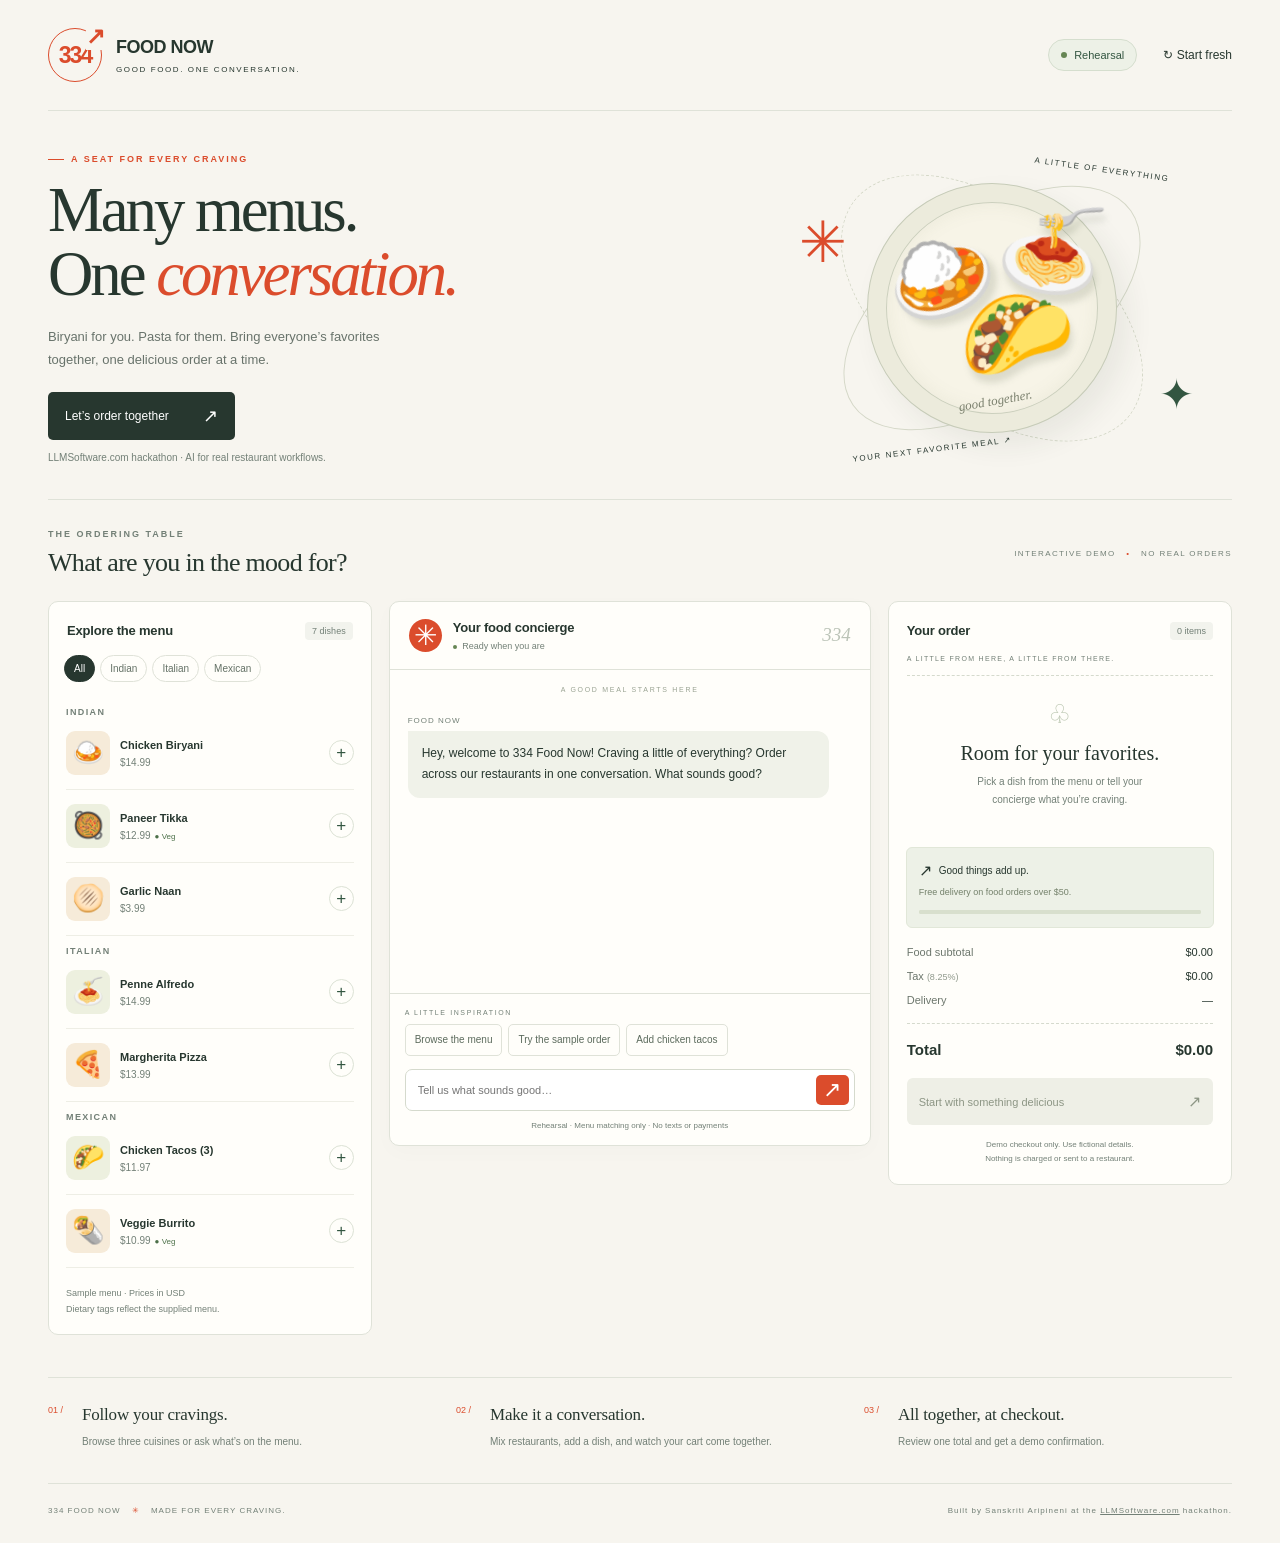
<file: public-demo/index.html>
<!doctype html>
<html lang="en">
<head>
  <meta charset="utf-8">
  <meta name="viewport" content="width=device-width, initial-scale=1">
  <meta name="theme-color" content="#f7f5ef">
  <meta name="description" content="Try 334 Food Now: many menus, one conversation. A restaurant ordering prototype built at the LLMSoftware.com hackathon.">
<meta name="robots" content="index,follow">
  <title>334 Food Now · Your table, all together</title>
  <link rel="icon" href="./static/favicon.svg" type="image/svg+xml">
  <link rel="stylesheet" href="./static/style.css">
  <script src="./static/menu.js" defer></script>
  <script src="./static/demo-engine.js" defer></script>
  <script src="./static/app.js" defer></script>
</head>
<body>
  <header class="site-header wrap">
    <a class="brand" href="./" aria-label="334 Food Now home"><span class="brand-mark">334<span>↗</span></span><span>FOOD NOW<span class="brand-caption">GOOD FOOD. ONE CONVERSATION.</span></span></a>
    <nav aria-label="Demo controls"><span class="mode"><span class="dot"></span><span id="mode">Connecting</span></span><button id="restart" class="text-button">↻ <span>Start fresh</span></button></nav>
  </header>
  <main class="wrap">
    <section class="hero" aria-labelledby="hero-title">
      <div class="hero-copy"><p class="eyebrow"><span></span> A SEAT FOR EVERY CRAVING</p><h1 id="hero-title">Many menus.<br>One <em>conversation.</em></h1><p class="intro">Biryani for you. Pasta for them. Bring everyone’s favorites together, one delicious order at a time.</p><a class="hero-cta" href="#conversation">Let’s order together <span>↗</span></a><p class="hero-note">LLMSoftware.com hackathon · AI for real restaurant workflows.</p></div>
      <div class="hero-art" aria-hidden="true"><div class="orbit orbit-one"></div><div class="orbit orbit-two"></div><span class="art-spark">✳</span><span class="art-label label-top">A LITTLE OF EVERYTHING</span><div class="plate"><div class="plate-inner"><span class="food food-one">🍛</span><span class="food food-two">🍝</span><span class="food food-three">🌮</span><span class="plate-word">good together.</span></div></div><span class="art-label label-bottom">YOUR NEXT FAVORITE MEAL ↗</span><span class="art-leaf">✦</span></div>
    </section>
    <div class="section-heading"><div><p class="eyebrow">THE ORDERING TABLE</p><h2>What are you in the mood for?</h2></div><span class="demo-label">INTERACTIVE DEMO <span>•</span> NO REAL ORDERS</span></div>
    <section class="workspace" aria-label="Ordering demo">
      <aside class="panel menu-panel" aria-labelledby="menu-title"><div class="panel-heading"><h3 id="menu-title">Explore the menu</h3><span id="dish-count" class="small-count"></span></div><div id="filters" class="filters" role="group" aria-label="Filter restaurants"></div><div id="menu" class="menu-list"></div><p class="menu-note">Sample menu · Prices in USD<br>Dietary tags reflect the supplied menu.</p></aside>
      <section id="conversation" class="panel chat-panel" aria-labelledby="chat-title"><div class="chat-heading"><span class="assistant-avatar">✳</span><div><h3 id="chat-title">Your food concierge</h3><p><span class="dot"></span> <span id="assistant-status">Ready when you are</span></p></div><span class="chat-badge">334</span></div><div class="chat-body"><p class="chat-date">A GOOD MEAL STARTS HERE</p><div id="messages" role="log" aria-live="polite" aria-label="Order conversation"></div><div id="typing" class="typing" hidden>Putting it all together<span>•••</span></div></div><div class="chat-bottom"><p id="prompt-label" class="prompt-label">A LITTLE INSPIRATION</p><div id="suggestions" class="suggestions"></div><form id="chat-form"><label class="sr-only" for="message">Message your food concierge</label><input id="message" name="message" placeholder="Tell us what sounds good…" maxlength="1000" autocomplete="off" required><button id="send" type="submit" aria-label="Send message">↗</button></form><p class="privacy-note" id="privacy-note">Rehearsal · Menu matching only · No texts or payments</p><p id="error" class="error" role="alert" hidden></p></div></section>
      <aside class="panel order-panel" aria-labelledby="order-title"><div class="panel-heading"><h3 id="order-title">Your order</h3><span id="item-count" class="small-count">0 items</span></div><div class="receipt-caption">A LITTLE FROM HERE, A LITTLE FROM THERE.</div><div id="cart"></div><div id="delivery" class="delivery-card"><div><span>↗</span><strong id="delivery-title">Good things add up.</strong></div><p id="delivery-note">Free delivery on food orders over $50.</p><progress id="delivery-progress" max="5001" value="0" aria-label="Progress toward free delivery"></progress></div><dl class="totals"><div><dt>Food subtotal</dt><dd id="subtotal">$0.00</dd></div><div><dt>Tax <span>(8.25%)</span></dt><dd id="tax">$0.00</dd></div><div><dt>Delivery</dt><dd id="delivery-price">—</dd></div><div class="total"><dt>Total</dt><dd id="total">$0.00</dd></div></dl><button id="checkout" class="primary-button" disabled>Start with something delicious <span>↗</span></button><div id="confirmation" class="confirmation" hidden></div><button id="download" class="text-button download" hidden>↓ Download demo receipt</button><p class="order-footnote">Demo checkout only. Use fictional details.<br>Nothing is charged or sent to a restaurant.</p></aside>
    </section>
    <section class="how-it-works" aria-label="How it works"><div><span>01 /</span><h3>Follow your cravings.</h3><p>Browse three cuisines or ask what’s on the menu.</p></div><div><span>02 /</span><h3>Make it a conversation.</h3><p>Mix restaurants, add a dish, and watch your cart come together.</p></div><div><span>03 /</span><h3>All together, at checkout.</h3><p>Review one total and get a demo confirmation.</p></div></section>
  </main>
  <footer class="wrap"><span>334 FOOD NOW <span class="footer-star">✳</span> MADE FOR EVERY CRAVING.</span><span>Built by Sanskriti Aripineni at the <a href="https://llmsoftware.com" target="_blank" rel="noopener noreferrer">LLMSoftware.com</a> hackathon.</span></footer>
</body>
</html>
</file>
<file: public-demo/static/style.css>
:root{--paper:#f7f5ef;--ink:#27372f;--muted:#738077;--orange:#db4c2c;--line:#dfE2d8;--white:#fffefa;--green:#335641;--pale:#edf1e7}*{box-sizing:border-box}html{scroll-behavior:smooth;scroll-padding-top:25px}body{margin:0;background:var(--paper);color:var(--ink);font-family:Arial,Helvetica,sans-serif;font-size:14px}button,input,a{-webkit-tap-highlight-color:transparent}button,input{font:inherit}button,a{touch-action:manipulation}button{cursor:pointer}button:disabled{cursor:default;opacity:.5}button:focus-visible,a:focus-visible,input:focus-visible{outline:3px solid #e88652;outline-offset:4px}button{transition:background .18s,transform .18s}button:not(:disabled):active{transform:translateY(1px)}a{color:inherit}.wrap{max-width:1380px;width:calc(100% - 96px);margin:auto}.site-header{height:111px;display:flex;align-items:center;justify-content:space-between;border-bottom:1px solid var(--line)}.brand{display:flex;gap:14px;align-items:center;text-decoration:none;font-size:18px;font-weight:800;letter-spacing:-.5px}.brand-mark{border:1.5px solid var(--orange);border-radius:50%;width:54px;height:54px;display:flex;align-items:center;justify-content:center;color:var(--orange);font-size:23px;letter-spacing:-2px;position:relative}.brand-mark>span{position:absolute;background:var(--paper);right:-4px;top:-6px;letter-spacing:0}.brand-caption{display:block;font-size:8px;letter-spacing:1.6px;margin-top:7px;font-weight:500}.site-header nav{display:flex;align-items:center;gap:26px}.mode{display:inline-flex;gap:7px;align-items:center;background:var(--pale);border:1px solid #d5dece;padding:9px 12px;border-radius:100px;color:var(--green);font-size:11px}.dot{display:inline-block;width:6px;height:6px;background:#668654;border-radius:50%}.text-button{border:0;background:transparent;color:var(--ink);padding:8px 0;font-size:12px}.text-button:hover{color:var(--orange)}.hero{min-height:360px;display:grid;grid-template-columns:1.4fr 1fr;align-items:center;gap:30px;padding:43px 0 36px}.eyebrow{font-size:9px;letter-spacing:2px;font-weight:600;margin:0 0 15px}.hero .eyebrow{display:flex;align-items:center;gap:7px;color:var(--orange)}.eyebrow>span{width:16px;height:1px;background:var(--orange)}h1{font-family:Georgia,'Times New Roman',serif;font-size:clamp(46px,4.9vw,73px);line-height:1.02;font-weight:400;letter-spacing:-3px;margin:0 0 18px}h1 em{color:var(--orange);font-weight:400}.intro{max-width:370px;color:#68736b;font-size:13px;line-height:1.8;margin:0 0 20px}.hero-cta{display:inline-flex;align-items:center;gap:34px;text-decoration:none;background:var(--ink);color:white;padding:13px 17px;border-radius:5px;font-size:12px}.hero-cta:hover{background:var(--green)}.hero-cta span{font-size:18px}.hero-note{font-size:10px;color:var(--muted);margin:12px 0 0}.hero-art{height:300px;position:relative;display:flex;align-items:center;justify-content:center;isolation:isolate}.plate{height:250px;width:250px;border:1px solid #c7ccb9;border-radius:50%;background:#ecebdc;padding:18px;box-shadow:9px 15px 28px #27372f12;transform:rotate(-10deg)}.plate-inner{border:1px solid #ccd0be;border-radius:50%;width:100%;height:100%;background:#f7f4e7;position:relative;box-shadow:inset 0 0 20px #7c886817}.food{position:absolute;font-size:90px;filter:drop-shadow(4px 8px 3px #2c3c2122)}.food-one{top:13px;left:4px;transform:rotate(-12deg)}.food-two{top:5px;right:-17px;transform:rotate(20deg);font-size:85px}.food-three{bottom:20px;left:69px;transform:rotate(18deg);font-size:90px}.plate-word{position:absolute;font-family:Georgia,serif;font-style:italic;bottom:5px;left:55px;font-size:13px;color:#7b806e}.orbit{position:absolute;width:340px;height:180px;border:1px solid #d5d8c8;border-radius:50%;z-index:-1;transform:rotate(-35deg)}.orbit-two{transform:rotate(38deg);width:350px;height:200px;border-style:dashed}.art-spark{position:absolute;left:10%;top:17%;font-size:57px;color:var(--orange)}.art-label{position:absolute;font-size:8px;letter-spacing:1.6px}.label-top{top:7px;right:13%;transform:rotate(8deg)}.label-bottom{bottom:4px;left:21%;transform:rotate(-7deg)}.art-leaf{position:absolute;bottom:13%;right:8%;font-size:42px;color:var(--green)}.section-heading{border-top:1px solid var(--line);padding:29px 0 23px;display:flex;justify-content:space-between;align-items:center}.section-heading .eyebrow{color:var(--muted);margin-bottom:9px}h2{font-family:Georgia,serif;font-size:26px;font-weight:400;letter-spacing:-.7px;margin:0}.demo-label{font-size:8px;letter-spacing:1.4px;color:var(--muted)}.demo-label span{padding:0 7px;color:var(--orange)}.workspace{display:grid;grid-template-columns:minmax(235px,.94fr) minmax(340px,1.4fr) minmax(250px,1fr);gap:17px;align-items:start}.panel{background:var(--white);border:1px solid var(--line);border-radius:10px;overflow:hidden}.panel-heading{display:flex;align-items:center;justify-content:space-between;padding:20px 18px 15px}h3{font-size:13px;letter-spacing:-.2px;margin:0;font-weight:600}.small-count{font-size:9px;color:var(--muted);padding:4px 7px;background:#f2f3ed;border-radius:4px}.filters{display:flex;gap:5px;padding:0 15px 15px;flex-wrap:wrap}.filter{border:1px solid var(--line);background:transparent;font-size:10px;color:#657267;border-radius:100px;padding:7px 9px}.filter.active{background:var(--ink);color:white;border-color:var(--ink)}.menu-list{padding:0 17px}.restaurant-title{display:flex;gap:6px;align-items:center;font-size:9px;letter-spacing:1.4px;font-weight:600;margin:10px 0 0;color:var(--muted)}.menu-item{display:flex;gap:10px;align-items:center;padding:14px 0;border-bottom:1px solid #eeeee5}.dish-art{width:44px;height:44px;flex-shrink:0;background:#f6ebd9;border-radius:9px;display:grid;place-items:center;font-size:26px}.menu-item:nth-child(3n) .dish-art{background:#edf0df}.dish-info{flex:1;min-width:0}.dish-name{font-size:11px;font-weight:600;line-height:1.5}.dish-details{font-size:10px;color:var(--muted);margin-top:4px}.veg{color:#4c7049;font-size:8px;margin-left:4px}.add-button{border:1px solid #dce2d5;border-radius:50%;width:25px;height:25px;color:var(--green);background:transparent;font-size:17px;padding:0;flex-shrink:0}.add-button:hover{background:var(--pale)}.menu-note{font-size:9px;color:var(--muted);line-height:1.8;margin:17px}.chat-panel{box-shadow:0 6px 22px #30493205}.chat-heading{padding:17px 19px;border-bottom:1px solid var(--line);display:flex;align-items:center;gap:11px}.assistant-avatar{width:33px;height:33px;border-radius:50%;display:grid;place-items:center;color:white;background:var(--orange);font-size:28px}.chat-heading p{font-size:9px;color:var(--muted);margin:6px 0 0}.chat-heading .dot{width:4px;height:4px;margin-right:3px}.chat-badge{margin-left:auto;font-family:Georgia,serif;color:#bbc3b7;font-size:19px;font-style:italic}.chat-body{padding:16px 18px;min-height:323px;max-height:420px;overflow-y:auto;scrollbar-width:thin}.chat-date{text-align:center;font-size:7px;letter-spacing:1.7px;color:#9aa393;margin:0 0 23px}.message{margin-bottom:16px;animation:appear .2s ease}.message-label{font-size:8px;letter-spacing:1px;color:var(--muted);margin:0 0 6px}.bubble{padding:12px 14px;background:#f0f2e9;border-radius:0 12px 12px 12px;font-size:12px;line-height:1.8;white-space:pre-wrap;overflow-wrap:anywhere;max-width:95%}.customer .message-label{text-align:right}.customer .bubble{background:var(--ink);color:#fff;max-width:90%;margin-left:auto;border-radius:12px 0 12px 12px}.chat-bottom{border-top:1px solid var(--line);padding:15px}.prompt-label{font-size:7px;letter-spacing:1.6px;color:var(--muted);margin:0 0 8px}.suggestions{display:flex;gap:6px;flex-wrap:wrap;margin-bottom:13px}.suggestion{background:transparent;border:1px solid var(--line);color:#5c6b5d;text-align:left;font-size:10px;padding:8px 9px;border-radius:5px;line-height:1.4}.suggestion:hover{background:var(--pale)}#chat-form{border:1px solid #d5dacd;background:white;border-radius:7px;padding:5px;display:flex;gap:5px}#message{min-width:0;flex:1;border:0;background:transparent;padding:9px 7px;color:var(--ink);font-size:11px}#message:focus{outline:0}#chat-form:focus-within{outline:2px solid #e88652;outline-offset:2px}#send{background:var(--orange);border:0;color:white;font-size:22px;border-radius:5px;width:33px;flex-shrink:0}.privacy-note{text-align:center;font-size:8px;color:var(--muted);margin:10px 0 0}.receipt-caption{margin:0 18px;padding-bottom:13px;border-bottom:1px dashed #d5dacd;letter-spacing:1.3px;font-size:7px;color:var(--muted)}#cart{padding:0 18px}.empty-cart{text-align:center;padding:23px 8px 20px}.empty-icon{font-size:26px;color:#bbc6b1;margin-bottom:12px}.empty-cart strong{font-family:Georgia,serif;font-size:20px;font-weight:400;display:block}.empty-cart p{color:var(--muted);font-size:10px;line-height:1.8;max-width:180px;margin:8px auto 0}.cart-group{font-size:8px;letter-spacing:1px;color:var(--muted);margin:18px 0 10px;text-transform:uppercase}.cart-line{display:flex;align-items:start;gap:7px;padding:6px 0;font-size:10px;line-height:1.6}.quantity{background:#eef0e7;border-radius:3px;padding:0 5px;color:var(--green)}.cart-line-info{flex:1}.cart-line-info small{display:block;color:var(--muted);font-size:9px}.remove{font-size:13px;color:#85907f;border:0;background:transparent;padding:0 3px}.delivery-card{margin:18px 17px;background:var(--pale);border:1px solid #e1e7d8;border-radius:6px;padding:13px 12px}.delivery-card>div{display:flex;align-items:center;gap:7px}.delivery-card strong{font-size:10px;font-weight:500}.delivery-card>div>span{font-size:16px}.delivery-card p{font-size:9px;color:#74816b;line-height:1.7;margin:5px 0 10px}progress{display:block;appearance:none;width:100%;height:4px;border:0;border-radius:3px;background:#d8dfcd}progress::-webkit-progress-bar{background:#d8dfcd;border-radius:3px}progress::-webkit-progress-value{background:var(--green);border-radius:3px}progress::-moz-progress-bar{background:var(--green)}.totals{margin:0 18px}.totals>div{display:flex;justify-content:space-between;margin:12px 0;font-size:11px;color:#6d776d}.totals dt span{font-size:9px;color:#90998c}.totals dd{margin:0;color:var(--ink)}.totals .total{border-top:1px dashed #d5dacd;padding-top:17px;margin-top:17px;color:var(--ink);font-size:15px;font-weight:600}.primary-button{display:flex;align-items:center;justify-content:space-between;background:var(--orange);color:white;border:0;border-radius:6px;padding:14px 12px;font-size:11px;width:calc(100% - 36px);margin:20px 18px 0}.primary-button>span{font-size:16px}.primary-button:hover:not(:disabled){background:#c44123}.primary-button:disabled{background:#eeeFe6;color:#8d9685;opacity:1}.order-footnote{text-align:center;font-size:8px;color:var(--muted);line-height:1.8;margin:13px 16px 17px}.confirmation{background:var(--pale);border-radius:6px;margin:14px 18px;padding:12px;font-size:11px;line-height:1.8;color:var(--green)}.download{display:block;margin:auto;color:var(--green);text-decoration:underline}.how-it-works{display:grid;grid-template-columns:repeat(3,1fr);gap:40px;border-top:1px solid var(--line);margin:42px 0 0;padding:27px 0 32px}.how-it-works>div{position:relative;padding-left:34px}.how-it-works>div>span{position:absolute;left:0;top:0;color:var(--orange);font-size:9px}.how-it-works h3{font-family:Georgia,serif;font-size:17px;font-weight:400;margin:0 0 8px}.how-it-works p{font-size:10px;color:var(--muted);line-height:1.8;margin:0}footer{border-top:1px solid var(--line);padding:22px 0 28px;display:flex;justify-content:space-between;font-size:8px;color:var(--muted);letter-spacing:1px}.footer-star{color:var(--orange);margin:0 8px}.typing{color:var(--muted);font-size:10px;padding:8px 0}.typing span{margin-left:8px;letter-spacing:3px}.error{color:#a32d1b;font-size:11px;line-height:1.6;margin:10px 0 0}[hidden]{display:none!important}.sr-only{position:absolute;width:1px;height:1px;padding:0;margin:-1px;overflow:hidden;clip:rect(0,0,0,0);white-space:nowrap;border:0}@keyframes appear{from{opacity:0;transform:translateY(4px)}to{opacity:1;transform:translateY(0)}}@media(min-width:1500px){.hero{min-height:400px}.hero-art{height:320px}}@media(max-width:1100px){.wrap{width:calc(100% - 48px)}.workspace{grid-template-columns:minmax(215px,.9fr) minmax(300px,1.3fr)}.order-panel{grid-column:1/-1;display:block;max-width:none}#cart{display:flex;gap:22px;flex-wrap:wrap}.order-panel .delivery-card{max-width:none}.hero-art{transform:scale(.9)}.hero{gap:0}.chat-body{max-height:470px;min-height:380px}.dish-name{font-size:12px}.menu-item{padding:15px 0}}@media(max-width:680px){.wrap{width:calc(100% - 32px)}.site-header{height:87px}.brand{font-size:14px;gap:10px}.brand-mark{width:44px;height:44px;font-size:20px}.brand-caption{font-size:6px;letter-spacing:1px}.site-header nav{gap:12px}.text-button>span{display:none}.mode{font-size:9px;padding:7px 8px}.hero{grid-template-columns:1fr;padding:35px 0 25px}.hero h1{font-size:51px}.hero-art{display:none}.intro{font-size:12px;max-width:340px}.hero-note{font-size:9px}.hero-cta{font-size:11px}.section-heading{align-items:start;gap:12px;padding:24px 0 19px}h2{font-size:24px}.demo-label{max-width:80px;font-size:7px;line-height:1.8;text-align:right}.workspace{grid-template-columns:1fr;gap:16px}.chat-panel{grid-row:1}.order-panel{grid-column:auto}.menu-panel{grid-row:3}.chat-body{min-height:280px;max-height:410px}.bubble{font-size:13px}.chat-heading{padding:17px}.chat-bottom{padding:15px}#message{font-size:13px}.privacy-note{font-size:9px}.menu-list{display:grid;grid-template-columns:1fr 1fr;gap:0 20px}.restaurant-title{grid-column:1/-1}.menu-item{min-width:0}.dish-art{width:34px;height:34px;font-size:22px}.dish-name{font-size:10px}.dish-details{font-size:10px}.menu-item{gap:7px}.how-it-works{grid-template-columns:1fr;gap:24px;margin-top:28px}.how-it-works p{font-size:11px}footer{gap:15px;line-height:1.8;font-size:7px}#cart{display:block}.cart-line{font-size:12px}.order-footnote{font-size:9px}.totals>div{font-size:12px}.suggestion{font-size:11px}}@media(prefers-reduced-motion:reduce){html{scroll-behavior:auto}*,*::before,*::after{animation:none!important;transition:none!important}}
</file>
